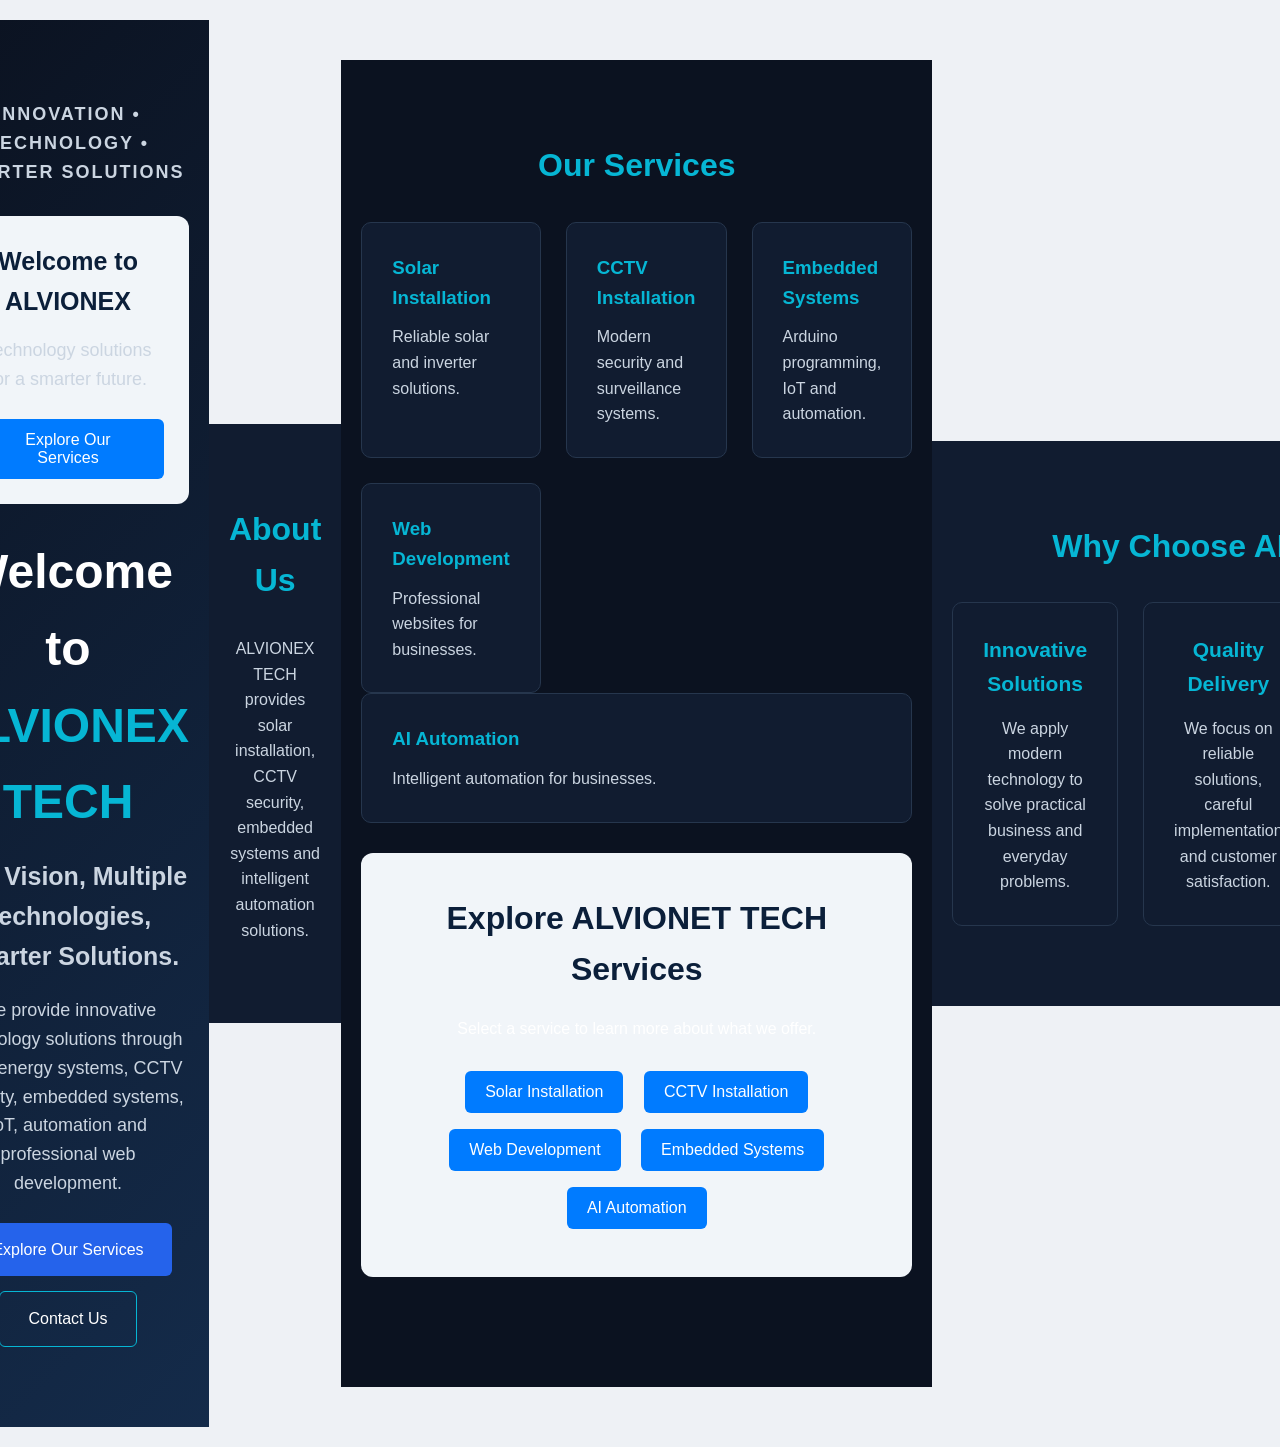
<file: index.html>
<!DOCTYPE html>
<html lang="en">
<head>
    <meta charset="UTF-8">
    <meta name="viewport" content="width=device-width, initial-scale=1.0">
    <title>ALVIONEX TECH| Smarter Technology Solutions</title>


    <link rel="stylesheet" href="style.css">
</head>

<body>

    <header>
        <h1>ALVIONEX TECH</h1>
        <p>One Vision, Multiple Technologies, Smarter Solutions.</p>
    </header>

   <button class="menu-toggle" id="menuToggle"
    aria-label="Open navigation menu"
    aria-expanded="false">
    ☰
</button>

<nav id="mainNav">
    <a href="index.html">Home</a>
    <a href="about.html">About</a>
    <a href="services.html">Services</a>
    <a href="projects.html">Projects</a>
    <a href="contact.html">Contact</a>
</nav>

    <section id="home">

    <div class="hero-content">

        <p class="hero-tag">
            INNOVATION • TECHNOLOGY • SMARTER SOLUTIONS
        </p>

        <div class="interactive-box">
    <h2 id="welcomeTitle">Welcome to ALVIONEX</h2>

    <p id="welcomeText">
        Technology solutions for a smarter future.
    </p>

    <button id="changeMessage">
        Explore Our Services
    </button>
</div>

        <h1>
            Welcome to <span>ALVIONEX TECH</span>
        </h1>

        <h2>
            One Vision, Multiple Technologies,
            Smarter Solutions.
        </h2>

        <p>
            We provide innovative technology solutions
            through solar energy systems, CCTV security,
            embedded systems, IoT, automation and
            professional web development.
        </p>

        <div class="hero-buttons">

            <a href="#services" class="btn">
                Explore Our Services
            </a>

            <a href="#contact" class="btn secondary-btn">
                Contact Us
            </a>

        </div>

    </div>

</section>

    <section id="about">
        <h2>About Us</h2>
        <p>ALVIONEX TECH provides solar installation, CCTV security,
        embedded systems and intelligent automation solutions.</p>
    </section>

    <section id="services">

        <h2>Our Services</h2>

        
        <div class="service-grid">
    
        <div class="service-card">
            <h3>Solar Installation</h3>
            <p>Reliable solar and inverter solutions.</p>
        </div>
    
        <div class="service-card">
            <h3>CCTV Installation</h3>
            <p>Modern security and surveillance systems.</p>
        </div>
    
        <div class="service-card">
            <h3>Embedded Systems</h3>
            <p>Arduino programming, IoT and automation.</p>
        </div>
    
        <div class="service-card">
            <h3>Web Development</h3>
            <p>Professional websites for businesses.</p>
        </div>


        </div>
    
        <div class="service-card">
            <h3>AI Automation</h3>
            <p>Intelligent automation for businesses.</p>
        </div>
    
        <section class="service-interaction">

    <h2>Explore ALVIONET TECH Services</h2>

    <p id="serviceDescription">
        Select a service to learn more about what we offer.
    </p>

    <button onclick="showService('solar')">
        Solar Installation
    </button>

    <button onclick="showService('cctv')">
        CCTV Installation
    </button>

    <button onclick="showService('web')">
        Web Development
    </button>

    <button onclick="showService('Embedded')">
        Embedded Systems
    </button>

    <button onclick="showService('AI')">
        AI Automation
    </button>

</section>
    </section>

    <section id="why-us">

    <h2>Why Choose ALVIONEX?</h2>

    <div class="service-grid">

        <div class="service-card"> 
            <h3>Innovative Solutions</h3>
            <p>
                We apply modern technology to solve
                practical business and everyday problems.
            </p>
        </div>

        <div class="service-card">
            <h3>Quality Delivery</h3>
            <p>
                We focus on reliable solutions,
                careful implementation and customer satisfaction.
            </p>
        </div>

        <div class="service-card">
            <h3>Multiple Technologies</h3>
            <p>
                We combine different technology fields
                to deliver integrated solutions.
            </p>
        </div>

    </div>

</section>

    <section id="contact">
        <h2>Contact Us</h2>
        <p>Email: alvionex12@gmail.com</p>
        <p>Phone: 07062254511</p>
        <button onclick="contactMessage()">
            Discover Our Services
        </button>
    </section>

    <footer>
        <p>&copy; 2026 ALVIONEX. All Rights Reserved.</p>
    </footer>

    <script src="script.js"></script>

   <script type="module" src="js/main.js"></script>
</body>
</html>
</file>
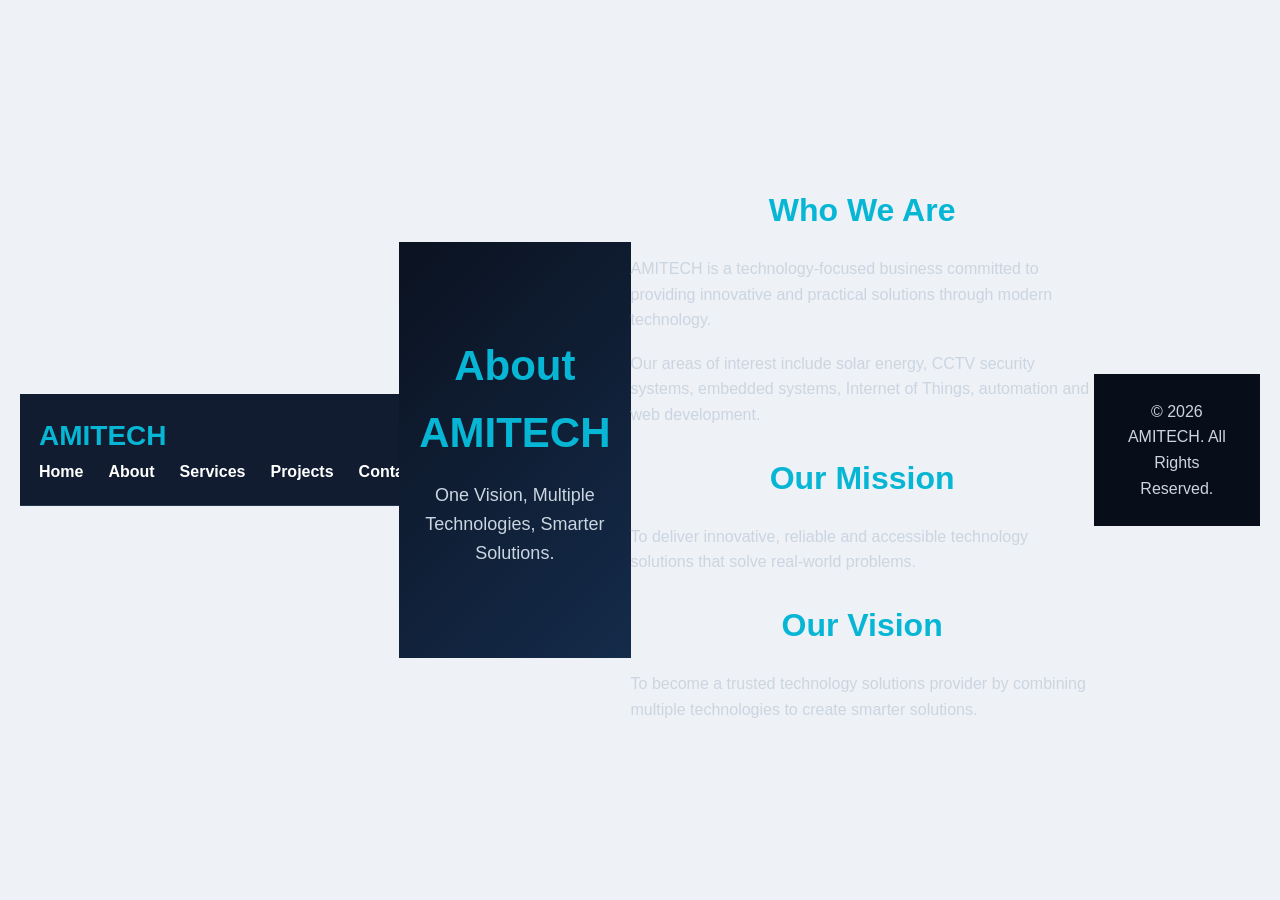
<file: about.html>
<!DOCTYPE html>
<html lang="en">

<head>
    <meta charset="UTF-8">
    <meta name="viewport" content="width=device-width, initial-scale=1.0">

    <title>About Us | AMITECH</title>

    <link rel="stylesheet" href="style.css">
</head>

<body>

    <header>
        <div class="container">

            <div class="logo">AMITECH</div>

            <button class="menu-toggle" id="menuToggle"
    aria-label="Open navigation menu"
    aria-expanded="false">
    ☰
</button>

<nav id="mainNav">
    <a href="index.html">Home</a>
    <a href="about.html">About</a>
    <a href="services.html">Services</a>
    <a href="projects.html">Projects</a>
    <a href="contact.html">Contact</a>
</nav>

        </div>
    </header>

    <section class="page-banner">

        <h1>About AMITECH</h1>

        <p>
            One Vision, Multiple Technologies,
            Smarter Solutions.
        </p>

    </section>

    <section class="page-content">

        <h2>Who We Are</h2>

        <p>
            AMITECH is a technology-focused business
            committed to providing innovative and practical
            solutions through modern technology.
        </p>

        <p>
            Our areas of interest include solar energy,
            CCTV security systems, embedded systems,
            Internet of Things, automation and web development.
        </p>

        <h2>Our Mission</h2>

        <p>
            To deliver innovative, reliable and accessible
            technology solutions that solve real-world problems.
        </p>

        <h2>Our Vision</h2>

        <p>
            To become a trusted technology solutions provider
            by combining multiple technologies to create
            smarter solutions.
        </p>

    </section>

    <footer>
        <p>&copy; 2026 AMITECH. All Rights Reserved.</p>
    </footer>

    <script src="script.js"></script>

</body>

</html>
</file>
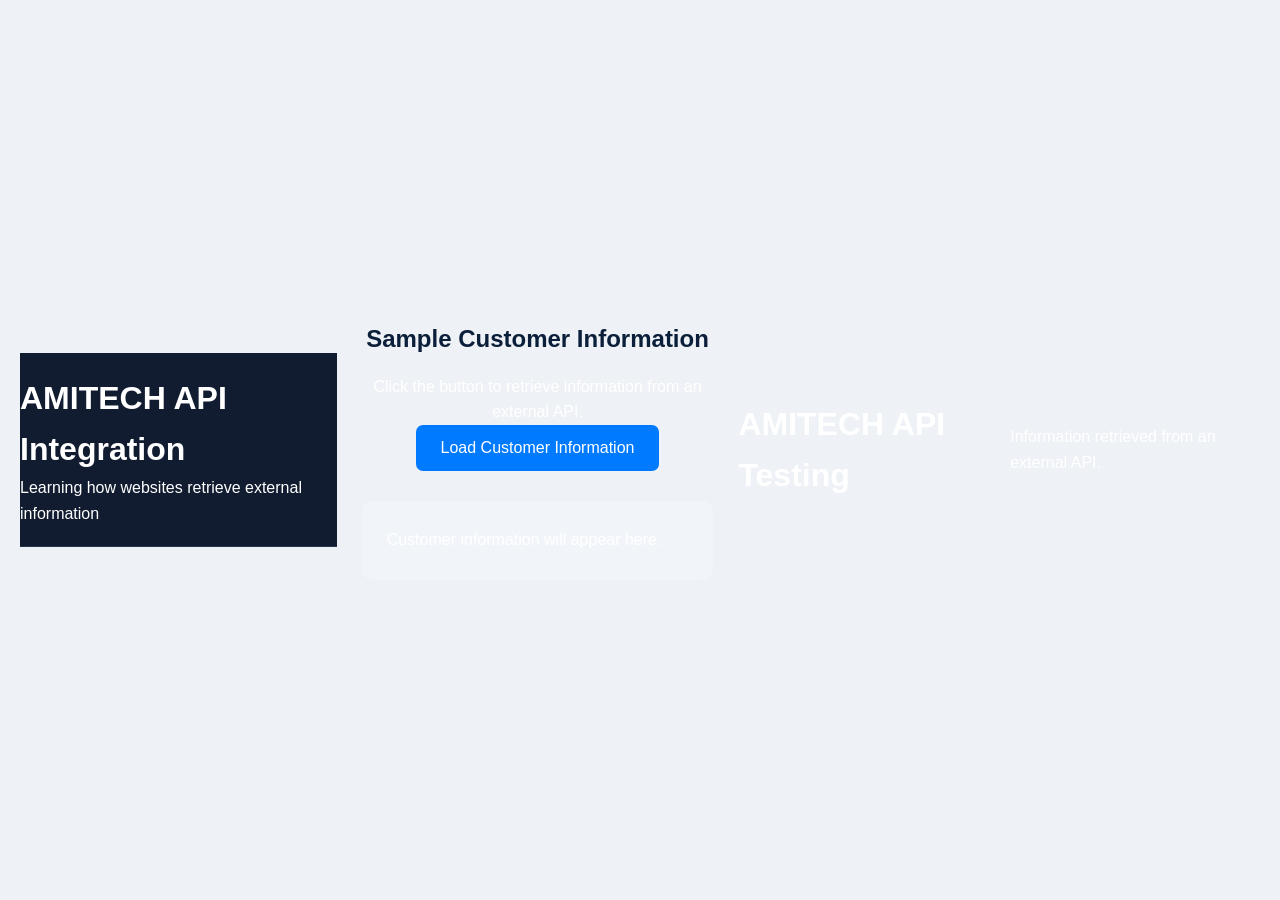
<file: api-test.html>
<!DOCTYPE html>
<html lang="en">

<head>
    <meta charset="UTF-8">
    <meta name="viewport" content="width=device-width, initial-scale=1.0">

    <title>AMITECH API Demo</title>

    <link rel="stylesheet" href="style.css">
</head>

<body>

    <header>
        <h1>AMITECH API Integration</h1>
        <p>Learning how websites retrieve external information</p>
    </header>

    <main class="api-demo">

        <h2>Sample Customer Information</h2>

        <p>
            Click the button to retrieve information
            from an external API.
        </p>

        <button id="loadCustomer">
            Load Customer Information
        </button>

        <div id="customerResult" class="api-result">
            Customer information will appear here.
        </div>

    </main>

    <script type="module" src="js/api.js"></script>

</body>

</html>

<body>

    <h1>AMITECH API Testing</h1>

    <p>Information retrieved from an external API.</p>

    <div id="users"></div>

    <script type="module" src="js/api.js"></script>

</body>
</html>
</file>
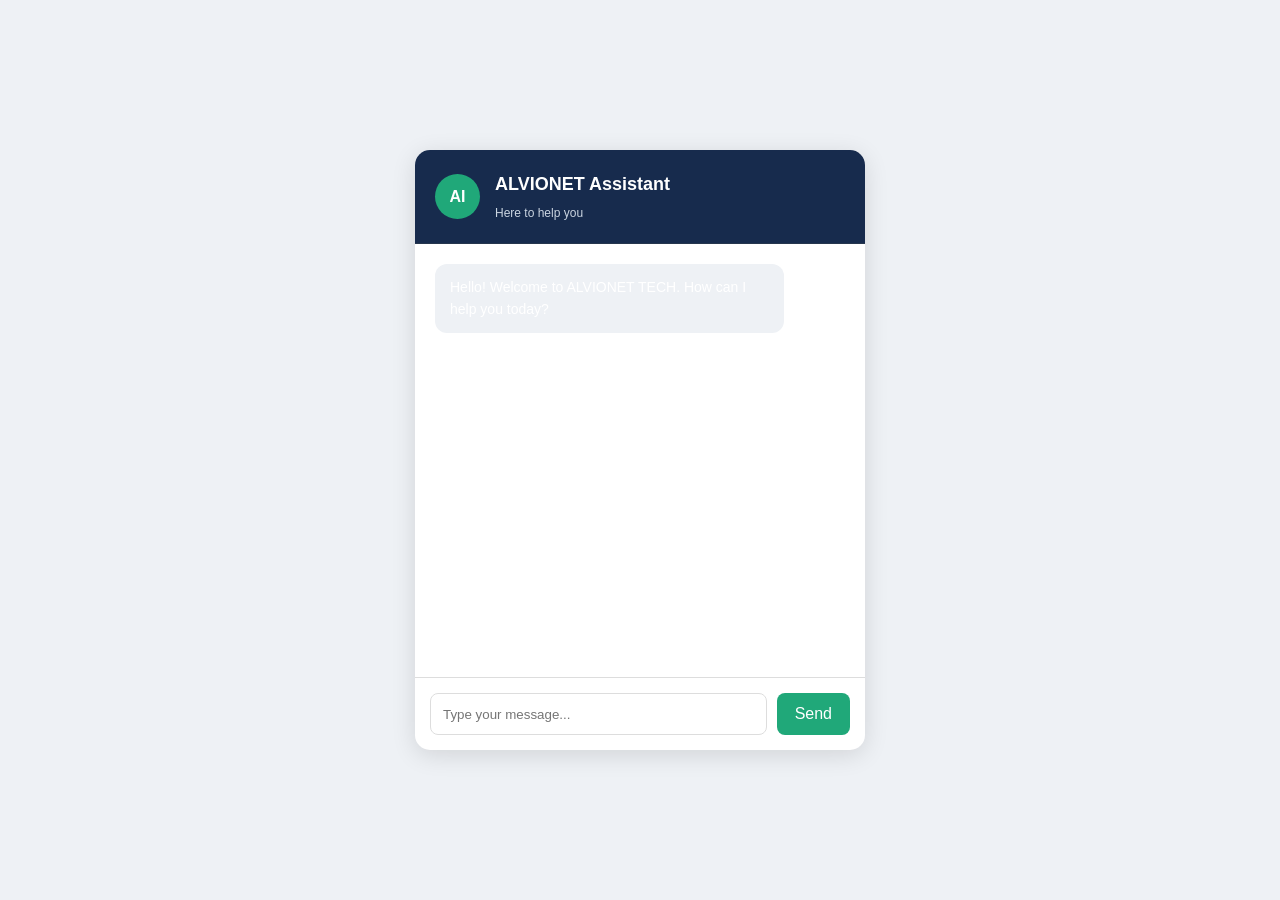
<file: chatbox.html>
<!DOCTYPE html>
<html lang="en">

<head>
    <meta charset="UTF-8">

    <meta name="viewport"
          content="width=device-width, initial-scale=1.0">

    <title>ALVIONET AI Assistant</title>

    <link rel="stylesheet" href="style.css">
</head>

<body>

    <div class="chat-container">

        <header class="chat-header">

            <div class="avatar">AI</div>

            <div>
                <h2>ALVIONET Assistant</h2>
                <p>Here to help you</p>
            </div>

        </header>

        <main class="chat-body" id="chatBody">

            <div class="message bot-message">
                Hello! Welcome to ALVIONET TECH.
                How can I help you today?
            </div>

        </main>

        <form class="chat-input" id="chatForm">

            <input
                type="text"
                id="userInput"
                placeholder="Type your message..."
                autocomplete="off"
                required
            >

            <button type="submit">
                Send
            </button>

        </form>

    </div>

    <script src="script.js"></script>

</body>

</html>
</file>
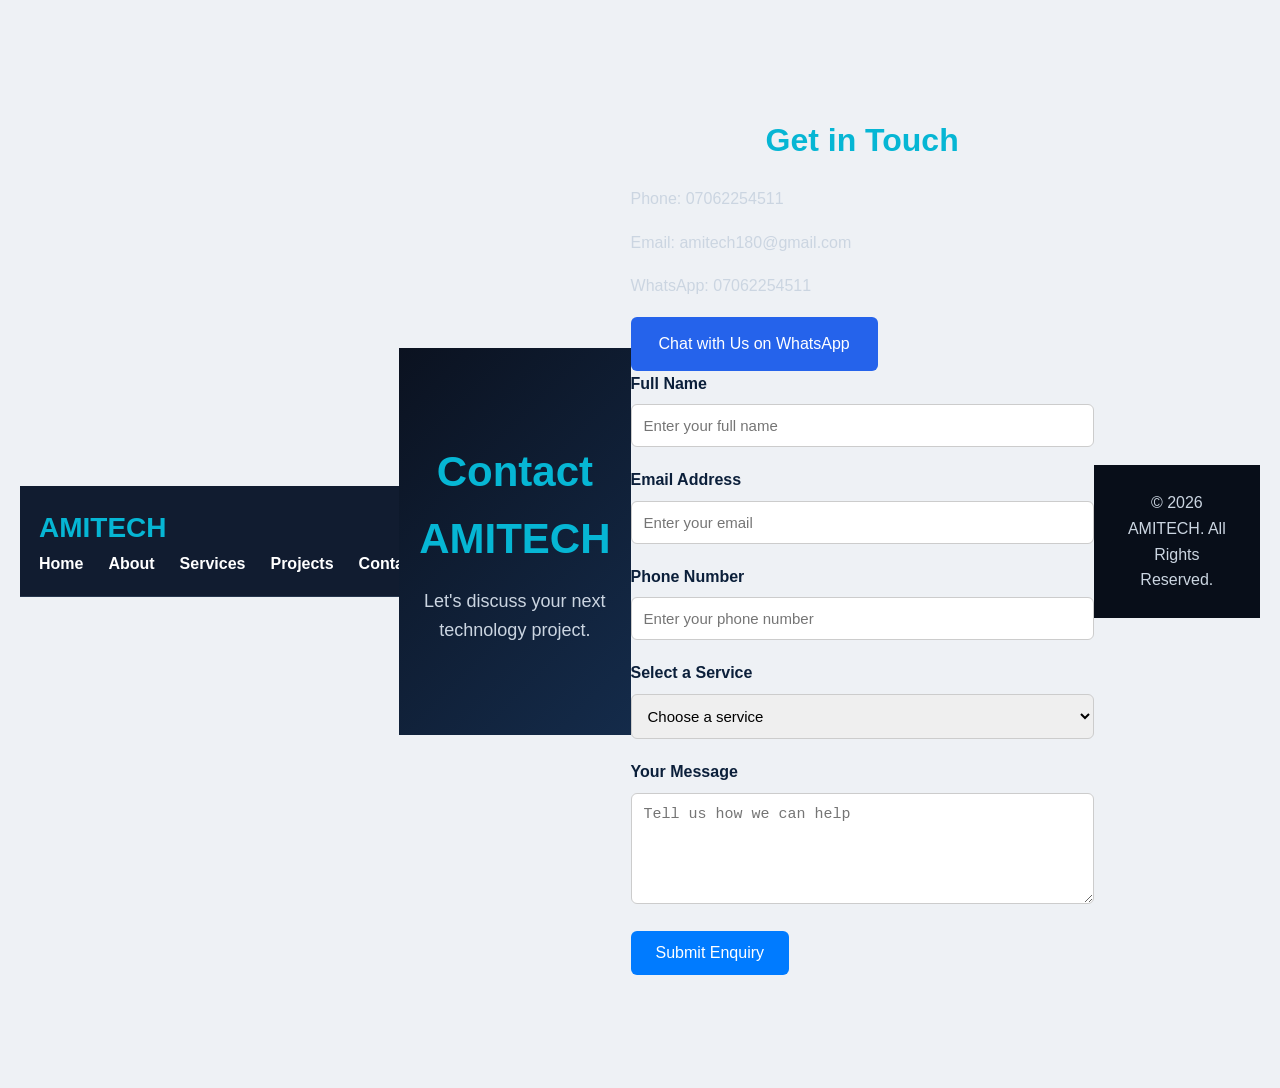
<file: contact.html>
<!DOCTYPE html>
<html lang="en">

<head>
    <meta charset="UTF-8">
    <meta name="viewport" content="width=device-width, initial-scale=1.0">

    <title>Contact Us | AMITECH</title>

    <link rel="stylesheet" href="style.css">
</head>

<body>

    <header>
        <div class="container">

            <div class="logo">AMITECH</div>

            <button class="menu-toggle" id="menuToggle"
    aria-label="Open navigation menu"
    aria-expanded="false">
    ☰
</button>

<nav id="mainNav">
    <a href="index.html">Home</a>
    <a href="about.html">About</a>
    <a href="services.html">Services</a>
    <a href="projects.html">Projects</a>
    <a href="contact.html">Contact</a>
</nav>

        </div>
    </header>

    <section class="page-banner">
        <h1>Contact AMITECH</h1>
        <p>Let's discuss your next technology project.</p>
    </section>

    <section class="page-content">

        <h2>Get in Touch</h2>

        <p>Phone: 07062254511</p>

        <p>Email: amitech180@gmail.com</p>

        <p>WhatsApp: 07062254511</p>

        <a
            class="btn"
            href="https://wa.me/2347062254511"
            target="_blank"
            rel="noopener noreferrer">
            Chat with Us on WhatsApp
        </a>

        <form id="contactForm">

    <div class="form-group">
        <label for="customerName">Full Name</label>
        <input
            type="text"
            id="customerName"
            placeholder="Enter your full name"
            required
        >
    </div>

    <div class="form-group">
        <label for="customerEmail">Email Address</label>
        <input
            type="email"
            id="customerEmail"
            placeholder="Enter your email"
            required
        >
    </div>

    <div class="form-group">
        <label for="customerPhone">Phone Number</label>
        <input
            type="tel"
            id="customerPhone"
            placeholder="Enter your phone number"
            required
        >
    </div>

    <div class="form-group">
        <label for="customerService">Select a Service</label>

        <select id="customerService" required>
            <option value="">Choose a service</option>
            <option value="Solar Installation">Solar Installation</option>
            <option value="CCTV Installation">CCTV Installation</option>
            <option value="Arduino and Embedded Systems">Arduino and Embedded Systems</option>
            <option value="Web Development">Web Development</option>
            <option value="AI Solutions">AI Solutions</option>
        </select>
    </div>

    <div class="form-group">
        <label for="customerMessage">Your Message</label>

        <textarea
            id="customerMessage"
            rows="5"
            placeholder="Tell us how we can help"
            required
        ></textarea>
    </div>

    <button type="submit">Submit Enquiry</button>

    <p id="formMessage"></p>

</form>

    </section>

    <footer>
        <p>&copy; 2026 AMITECH. All Rights Reserved.</p>
    </footer>

    <script src="script.js"></script>
</body>

</html>
</file>
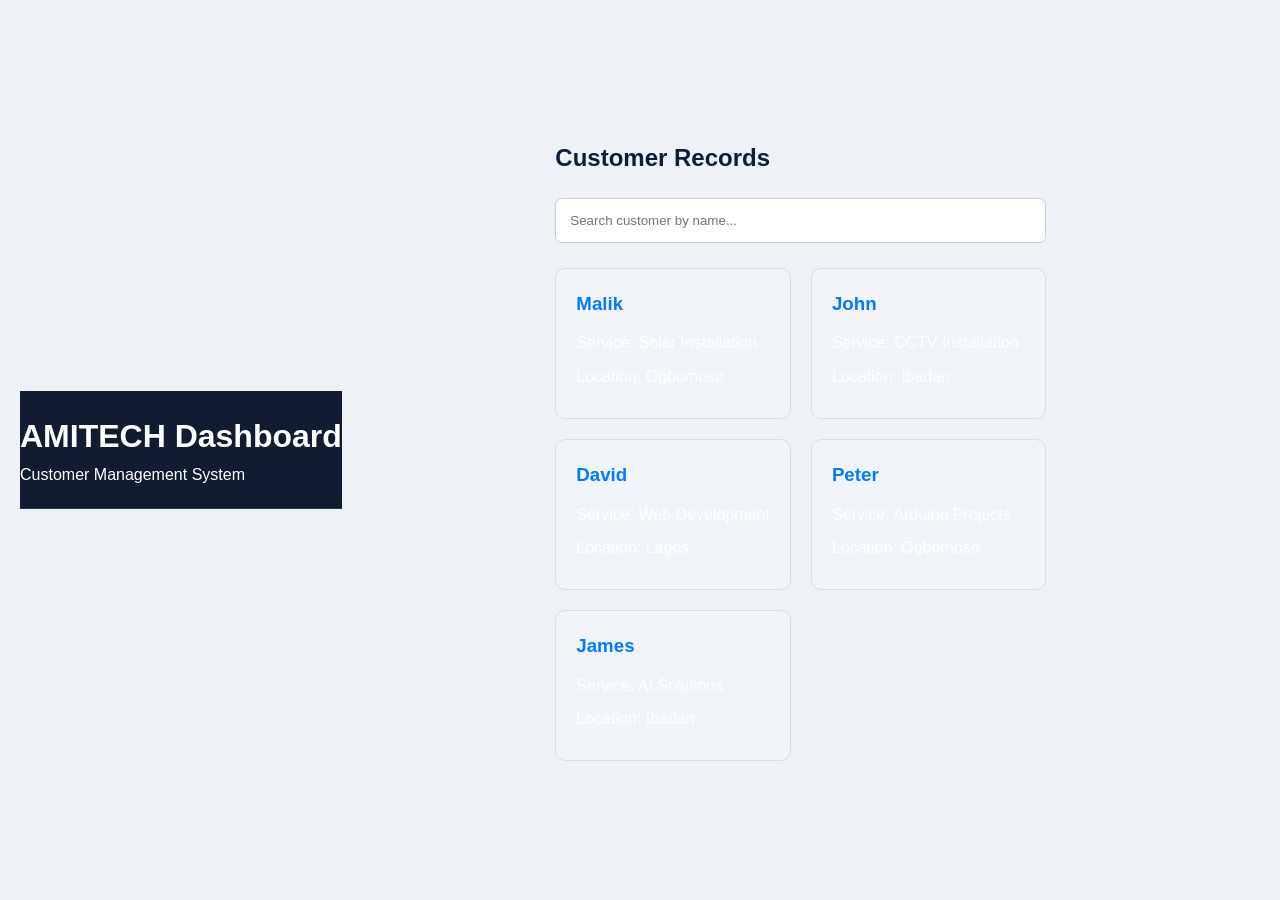
<file: dashboard.html>
<!DOCTYPE html>
<html lang="en">

<head>
    <meta charset="UTF-8">
    <meta name="viewport" content="width=device-width, initial-scale=1.0">

    <title>AMITECH Customer Dashboard</title>

    <link rel="stylesheet" href="style.css">
</head>

<body>

    <header>
        <h1>AMITECH Dashboard</h1>
        <p>Customer Management System</p>
    </header>

    <main class="dashboard">

        <h2>Customer Records</h2>

        <input
            type="text"
            id="customerSearch"
            placeholder="Search customer by name..."
        >

        <div id="customerList"></div>

    </main>

    <script src="script.js"></script>

</body>

</html>
</file>
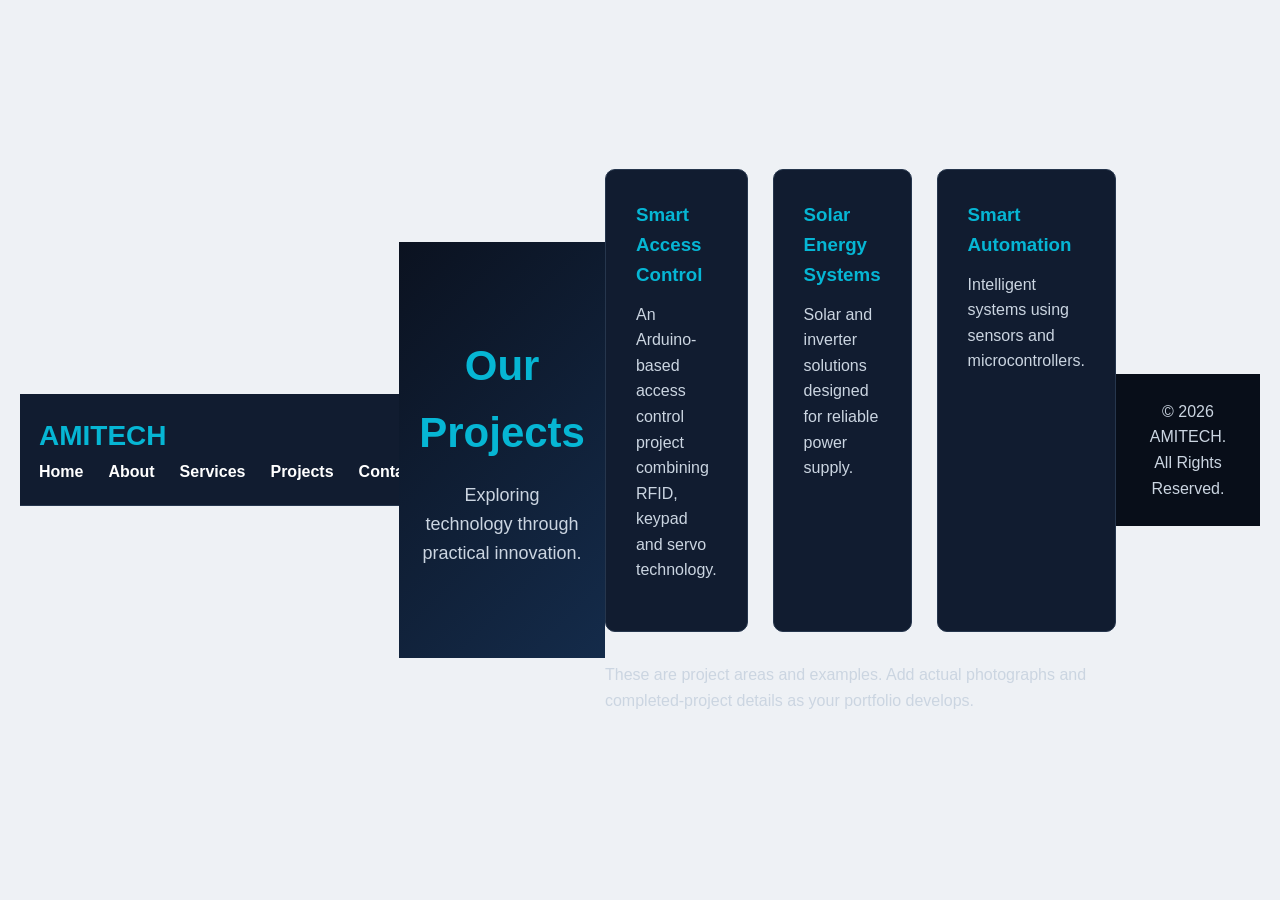
<file: projects.html>
<!DOCTYPE html>
<html lang="en">

<head>
    <meta charset="UTF-8">
    <meta name="viewport" content="width=device-width, initial-scale=1.0">

    <title>Our Projects | AMITECH</title>

    <link rel="stylesheet" href="style.css">
</head>

<body>

    <header>
        <div class="container">

            <div class="logo">AMITECH</div>

            <button class="menu-toggle" id="menuToggle"
    aria-label="Open navigation menu"
    aria-expanded="false">
    ☰
</button>

<nav id="mainNav">
    <a href="index.html">Home</a>
    <a href="about.html">About</a>
    <a href="services.html">Services</a>
    <a href="projects.html">Projects</a>
    <a href="contact.html">Contact</a>
</nav>

        </div>
    </header>

    <section class="page-banner">
        <h1>Our Projects</h1>
        <p>Exploring technology through practical innovation.</p>
    </section>

    <section class="page-content">

        <div class="service-grid">

            <div class="service-card">
                <h3>Smart Access Control</h3>
                <p>
                    An Arduino-based access control project
                    combining RFID, keypad and servo technology.
                </p>
            </div>

            <div class="service-card">
                <h3>Solar Energy Systems</h3>
                <p>
                    Solar and inverter solutions designed
                    for reliable power supply.
                </p>
            </div>

            <div class="service-card">
                <h3>Smart Automation</h3>
                <p>
                    Intelligent systems using sensors
                    and microcontrollers.
                </p>
            </div>

        </div>

        <p class="project-note">
            These are project areas and examples. Add actual
            photographs and completed-project details as your
            portfolio develops.
        </p>

    </section>

    <footer>
        <p>&copy; 2026 AMITECH. All Rights Reserved.</p>
    </footer>

    <script src="script.js"></script>
</body>

</html>
</file>
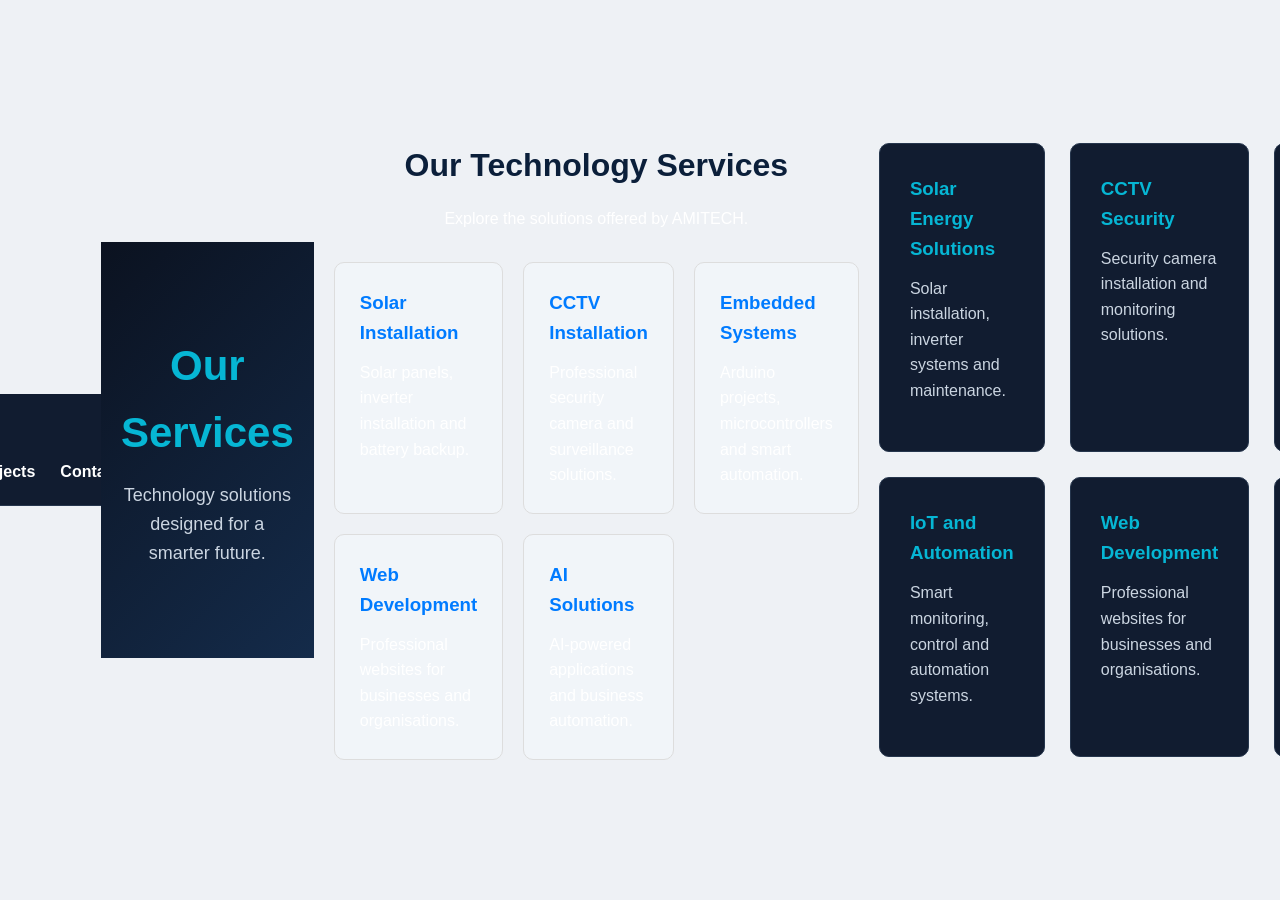
<file: services.html>
<!DOCTYPE html>
<html lang="en">

<head>
    <meta charset="UTF-8">
    <meta name="viewport" content="width=device-width, initial-scale=1.0">

    <title>Our Services | AMITECH</title>

    <link rel="stylesheet" href="style.css">
</head>

<body>

    <header>
        <div class="container">

            <div class="logo">AMITECH</div>

            <button class="menu-toggle" id="menuToggle"
    aria-label="Open navigation menu"
    aria-expanded="false">
    ☰
</button>

<nav id="mainNav">
    <a href="index.html">Home</a>
    <a href="about.html">About</a>
    <a href="services.html">Services</a>
    <a href="projects.html">Projects</a>
    <a href="contact.html">Contact</a>
</nav>

        </div>
    </header>

    <section class="page-banner">
        <h1>Our Services</h1>
        <p>Technology solutions designed for a smarter future.</p>
    </section>

    <section class="dynamic-services">

    <h2>Our Technology Services</h2>

    <p>Explore the solutions offered by AMITECH.</p>

    <div id="serviceCatalog" class="service-catalog"></div>

</section>

    <section class="page-content">

        <div class="service-grid">

            <div class="service-card">
                <h3>Solar Energy Solutions</h3>
                <p>Solar installation, inverter systems and maintenance.</p>
            </div>

            <div class="service-card">
                <h3>CCTV Security</h3>
                <p>Security camera installation and monitoring solutions.</p>
            </div>

            <div class="service-card">
                <h3>Embedded Systems</h3>
                <p>Arduino programming and intelligent electronic projects.</p>
            </div>

            <div class="service-card">
                <h3>IoT and Automation</h3>
                <p>Smart monitoring, control and automation systems.</p>
            </div>

            <div class="service-card">
                <h3>Web Development</h3>
                <p>Professional websites for businesses and organisations.</p>
            </div>

            <div class="service-card">
                <h3>AI Solutions</h3>
                <p>AI-powered tools and workflow automation solutions.</p>
            </div>

        </div>

    </section>

    <footer>
        <p>&copy; 2026 AMITECH. All Rights Reserved.</p>
    </footer>

    <script src="script.js"></script>
</body>

</html>
</file>
<file: style.css>
/* =========================
   AMITECH PROFESSIONAL WEBSITE
========================= */

/* GENERAL SETTINGS */

* {
    margin: 0;
    padding: 0;
    box-sizing: border-box;
}

html {
    scroll-behavior: smooth;
}

body {
    font-family: Arial, sans-serif;
    background-color: #0B1220;
    color: #FFFFFF;
    line-height: 1.6;
}

.container {
    width: 90%;
    max-width: 1200px;
    margin: auto;
}

/* HEADER */

header {
    background-color: #111C30;
    padding: 20px 0;
    border-bottom: 1px solid #26364D;
}

header .container {
    display: flex;
    justify-content: space-between;
    align-items: center;
    flex-wrap: wrap;
}

.logo {
    font-size: 28px;
    font-weight: bold;
    color: #06B6D4;
}

/* NAVIGATION */

nav {
    display: flex;
    gap: 25px;
}

nav a {
    color: #FFFFFF;
    text-decoration: none;
    font-weight: bold;
    transition: 0.3s;
}

nav a:hover {
    color: #06B6D4;
}

/* HERO SECTION */

#home {
    min-height: 500px;
    display: flex;
    flex-direction: column;
    justify-content: center;
    align-items: center;
    text-align: center;
    padding: 80px 20px;
    background: linear-gradient(
        135deg,
        #0B1220,
        #142B4A
    );
}

#home h1 {
    font-size: 48px;
    margin-bottom: 15px;
}

#home p {
    font-size: 18px;
    color: #CBD5E1;
    max-width: 700px;
    margin-bottom: 25px;
}

/* BUTTONS */

button,
.btn {
    display: inline-block;
    background-color: #2563EB;
    color: white;
    border: none;
    padding: 14px 28px;
    border-radius: 6px;
    font-size: 16px;
    cursor: pointer;
    text-decoration: none;
    transition: 0.3s;
}

button:hover,
.btn:hover {
    background-color: #06B6D4;
    transform: translateY(-2px);
}

/* GENERAL SECTIONS */

section {
    padding: 80px 20px;
}

section h2 {
    text-align: center;
    font-size: 32px;
    margin-bottom: 30px;
    color: #06B6D4;
}

/* ABOUT SECTION */

#about {
    background-color: #111C30;
    text-align: center;
}

#about p {
    max-width: 800px;
    margin: auto;
    color: #CBD5E1;
}

/* SERVICES SECTION */

#services {
    background-color: #0B1220;
}

.service-grid {
    display: grid;
    grid-template-columns: repeat(3, 1fr);
    gap: 25px;
}

.service-card {
    background-color: #111C30;
    padding: 30px;
    border: 1px solid #26364D;
    border-radius: 10px;
    transition: 0.3s;
}

.service-card:hover {
    transform: translateY(-7px);
    border-color: #06B6D4;
}

.service-card h3 {
    color: #06B6D4;
    margin-bottom: 12px;
}

.service-card p {
    color: #CBD5E1;
}

/* CONTACT SECTION */

#contact {
    background-color: #111C30;
    text-align: center;
}

#contact p {
    margin-bottom: 12px;
    color: #CBD5E1;
}

/* FOOTER */

footer {
    background-color: #080E19;
    text-align: center;
    padding: 25px;
    color: #CBD5E1;
}

/* RESPONSIVE DESIGN */

@media (max-width: 768px) {

    header .container {
        flex-direction: column;
        gap: 15px;
    }

    nav {
        flex-wrap: wrap;
        justify-content: center;
        gap: 15px;
    }

    #home h1 {
        font-size: 34px;
    }

    .service-grid {
        grid-template-columns: repeat(2, 1fr);
    }
}

@media (max-width: 500px) {

    #home h1 {
        font-size: 28px;
    }

    .service-grid {
        grid-template-columns: 1fr;
    }

    section {
        padding: 55px 15px;
    }
}
/* PROFESSIONAL AMITECH HOMEPAGE */

#home {
    min-height: 600px;
    display: flex;
    justify-content: center;
    align-items: center;
    text-align: center;
    padding: 80px 20px;
}

.hero-content {
    max-width: 850px;
}

.hero-tag {
    color: #06B6D4;
    font-size: 14px;
    font-weight: bold;
    letter-spacing: 2px;
    margin-bottom: 20px;
}

.hero-content h1 {
    font-size: 55px;
    margin-bottom: 15px;
}

.hero-content h1 span {
    color: #06B6D4;
}

.hero-content h2 {
    color: #CBD5E1;
    font-size: 25px;
    margin-bottom: 20px;
}

.hero-content > p:not(.hero-tag) {
    color: #CBD5E1;
    font-size: 17px;
    margin-bottom: 30px;
}

.hero-buttons {
    display: flex;
    justify-content: center;
    gap: 15px;
    flex-wrap: wrap;
}

.secondary-btn {
    background-color: transparent;
    border: 1px solid #06B6D4;
}

.secondary-btn:hover {
    background-color: #06B6D4;
}

@media (max-width: 600px) {

    .hero-content h1 {
        font-size: 36px;
    }

    .hero-content h2 {
        font-size: 20px;
    }

    .hero-content > p:not(.hero-tag) {
        font-size: 15px;
    }

    .hero-buttons {
        flex-direction: column;
    }

    .hero-buttons a {
        width: 100%;
    }
}
/* WHY CHOOSE US */

#why-us {
    background-color: #111C30;
}

#why-us .service-card {
    text-align: center;
}

#why-us .service-card h3 {
    font-size: 21px;
    margin-bottom: 15px;
}
/* MULTI-PAGE WEBSITE STYLING */

.page-banner {
    background: linear-gradient(135deg, #0B1220, #142B4A);
    text-align: center;
    padding: 90px 20px;
}

.page-banner h1 {
    font-size: 42px;
    color: #06B6D4;
    margin-bottom: 15px;
}

.page-banner p {
    color: #CBD5E1;
    font-size: 18px;
}

.page-content {
    width: 90%;
    max-width: 1100px;
    margin: auto;
    padding: 70px 0;
}

.page-content h2 {
    color: #06B6D4;
    margin-bottom: 20px;
    margin-top: 25px;
}

.page-content p {
    color: #CBD5E1;
    margin-bottom: 18px;
}

.project-note {
    margin-top: 30px;
}

@media (max-width: 600px) {

    .page-banner h1 {
        font-size: 30px;
    }

    .page-banner p {
        font-size: 15px;
    }

    .page-content {
        padding: 45px 0;
    }
}
/* MOBILE NAVIGATION */

.menu-toggle {
    display: none;
    font-size: 25px;
    padding: 8px 14px;
}

@media (max-width: 768px) {

    header .container {
        position: relative;
    }

    .menu-toggle {
        display: block;
    }

    nav {
        display: none;
        flex-direction: column;
        width: 100%;
        text-align: center;
        padding: 20px;
    }

    nav.active {
        display: flex;
    }
}
/* CONTACT FORM */

.contact-form {
    max-width: 600px;
    margin: 40px auto;
    padding: 30px;
    background-color: #111C30;
    border: 1px solid #26364D;
    border-radius: 10px;
    text-align: left;
}

.contact-form h2 {
    text-align: center;
}

.contact-form label {
    display: block;
    margin: 15px 0 8px;
    color: #CBD5E1;
}

.contact-form input,
.contact-form select,
.contact-form textarea {
    width: 100%;
    padding: 13px;
    background-color: #0B1220;
    border: 1px solid #26364D;
    border-radius: 5px;
    color: white;
    font-size: 15px;
}

.contact-form textarea {
    resize: vertical;
}

.contact-form button {
    margin-top: 20px;
    width: 100%;
}

#formMessage {
    margin-top: 15px;
    text-align: center;
}
.interactive-box {
    margin: 30px auto;
    padding: 25px;
    max-width: 600px;
    text-align: center;
    border-radius: 12px;
    background: #f1f5f9;
}

.interactive-box h2 {
    color: #0b1f3a;
    margin-bottom: 15px;
}

.interactive-box p {
    margin-bottom: 20px;
}

.interactive-box button {
    padding: 12px 25px;
    background: #007bff;
    color: white;
    border: none;
    border-radius: 6px;
    cursor: pointer;
}

.interactive-box button:hover {
    background: #0056b3;
}
.service-interaction {
    text-align: center;
    padding: 40px 20px;
    margin: 30px auto;
    background: #f1f5f9;
    border-radius: 12px;
}

.service-interaction h2 {
    color: #0b1f3a;
    margin-bottom: 15px;
}

.service-interaction p {
    margin: 20px auto;
    max-width: 600px;
    line-height: 1.7;
}

.service-interaction button {
    margin: 8px;
    padding: 12px 20px;
    border: none;
    border-radius: 6px;
    background: #007bff;
    color: white;
    cursor: pointer;
}

.service-interaction button:hover {
    background: #0056b3;
}

.form-group {
    margin-bottom: 20px;
}

.form-group label {
    display: block;
    margin-bottom: 8px;
    font-weight: bold;
    color: #0b1f3a;
}

.form-group input,
.form-group textarea,
.form-group select {
    width: 100%;
    padding: 12px;
    border: 1px solid #ccc;
    border-radius: 6px;
    font-size: 15px;
    box-sizing: border-box;
}

.form-group input:focus,
.form-group textarea:focus,
.form-group select:focus {
    outline: none;
    border-color: #007bff;
}

#contactForm button {
    padding: 13px 25px;
    background: #007bff;
    color: white;
    border: none;
    border-radius: 6px;
    cursor: pointer;
}

#contactForm button:hover {
    background: #0056b3;
}

#formMessage {
    margin-top: 15px;
    font-weight: bold;
}

.dynamic-services {
    padding: 50px 20px;
    text-align: center;
}

.dynamic-services h2 {
    color: #0b1f3a;
    margin-bottom: 15px;
}

.service-catalog {
    display: grid;
    grid-template-columns: repeat(3, 1fr);
    gap: 20px;
    margin-top: 30px;
}

.dynamic-service-card {
    background: #f1f5f9;
    padding: 25px;
    border-radius: 10px;
    text-align: left;
    border: 1px solid #ddd;
}

.dynamic-service-card h3 {
    color: #007bff;
    margin-bottom: 12px;
}

.dynamic-service-card p {
    line-height: 1.6;
}

@media (max-width: 768px) {

    .service-catalog {
        grid-template-columns: repeat(2, 1fr);
    }

}

@media (max-width: 480px) {

    .service-catalog {
        grid-template-columns: 1fr;
    }

}
.dashboard {
    max-width: 1000px;
    margin: 40px auto;
    padding: 20px;
}

.dashboard h2 {
    color: #0b1f3a;
    margin-bottom: 20px;
}

#customerSearch {
    width: 100%;
    padding: 14px;
    border: 1px solid #ccc;
    border-radius: 7px;
    margin-bottom: 25px;
    box-sizing: border-box;
}

#customerList {
    display: grid;
    grid-template-columns: repeat(2, 1fr);
    gap: 20px;
}

.customer-card {
    padding: 20px;
    background: #f1f5f9;
    border-radius: 10px;
    border: 1px solid #ddd;
}

.customer-card h3 {
    color: #007bff;
    margin-bottom: 12px;
}

.customer-card p {
    margin-bottom: 8px;
}

@media (max-width: 600px) {

    #customerList {
        grid-template-columns: 1fr;
    }

}
.api-demo {
    max-width: 750px;
    margin: 50px auto;
    padding: 25px;
    text-align: center;
}

.api-demo h2 {
    color: #0b1f3a;
    margin-bottom: 15px;
}

.api-demo button {
    background: #007bff;
    color: white;
    padding: 14px 25px;
    border: none;
    border-radius: 7px;
    cursor: pointer;
}

.api-demo button:hover {
    background: #0056b3;
}

.api-result {
    margin-top: 30px;
    padding: 25px;
    background: #f1f5f9;
    border-radius: 10px;
    text-align: left;
    line-height: 1.8;
}
* {
    margin: 0;
    padding: 0;
    box-sizing: border-box;
}

body {
    font-family: Arial, sans-serif;
    background: #eef1f5;

    min-height: 100vh;

    display: flex;
    justify-content: center;
    align-items: center;

    padding: 20px;
}

.chat-container {
    width: 100%;
    max-width: 450px;

    height: 600px;

    background: white;

    border-radius: 15px;

    overflow: hidden;

    display: flex;
    flex-direction: column;

    box-shadow: 0 5px 25px rgba(0,0,0,0.12);
}

.chat-header {
    background: #172b4d;
    color: white;

    padding: 20px;

    display: flex;
    align-items: center;

    gap: 15px;
}

.avatar {
    width: 45px;
    height: 45px;

    background: #20a879;

    border-radius: 50%;

    display: flex;
    justify-content: center;
    align-items: center;

    font-weight: bold;
}

.chat-header h2 {
    font-size: 18px;
    margin-bottom: 5px;
}

.chat-header p {
    font-size: 12px;
    color: #cbd5e1;
}

.chat-body {
    flex: 1;

    padding: 20px;

    overflow-y: auto;

    display: flex;
    flex-direction: column;

    gap: 15px;
}

.message {
    padding: 12px 15px;

    max-width: 85%;

    border-radius: 12px;

    font-size: 14px;

    line-height: 1.6;

    overflow-wrap: anywhere;
}

.bot-message {
    background: #eef1f5;

    align-self: flex-start;
}

.user-message {
    background: #172b4d;

    color: white;

    align-self: flex-end;
}

.chat-input {
    display: flex;

    padding: 15px;

    border-top: 1px solid #ddd;

    gap: 10px;
}

.chat-input input {
    flex: 1;

    min-width: 0;

    padding: 12px;

    border: 1px solid #ddd;

    border-radius: 8px;

    outline: none;
}

.chat-input button {
    padding: 12px 18px;

    background: #20a879;

    color: white;

    border: none;

    border-radius: 8px;

    cursor: pointer;
}

.chat-input button:hover {
    background: #16865e;
}

@media (max-width: 480px) {

    .chat-container {
        height: 85vh;
    }

}
</file>
